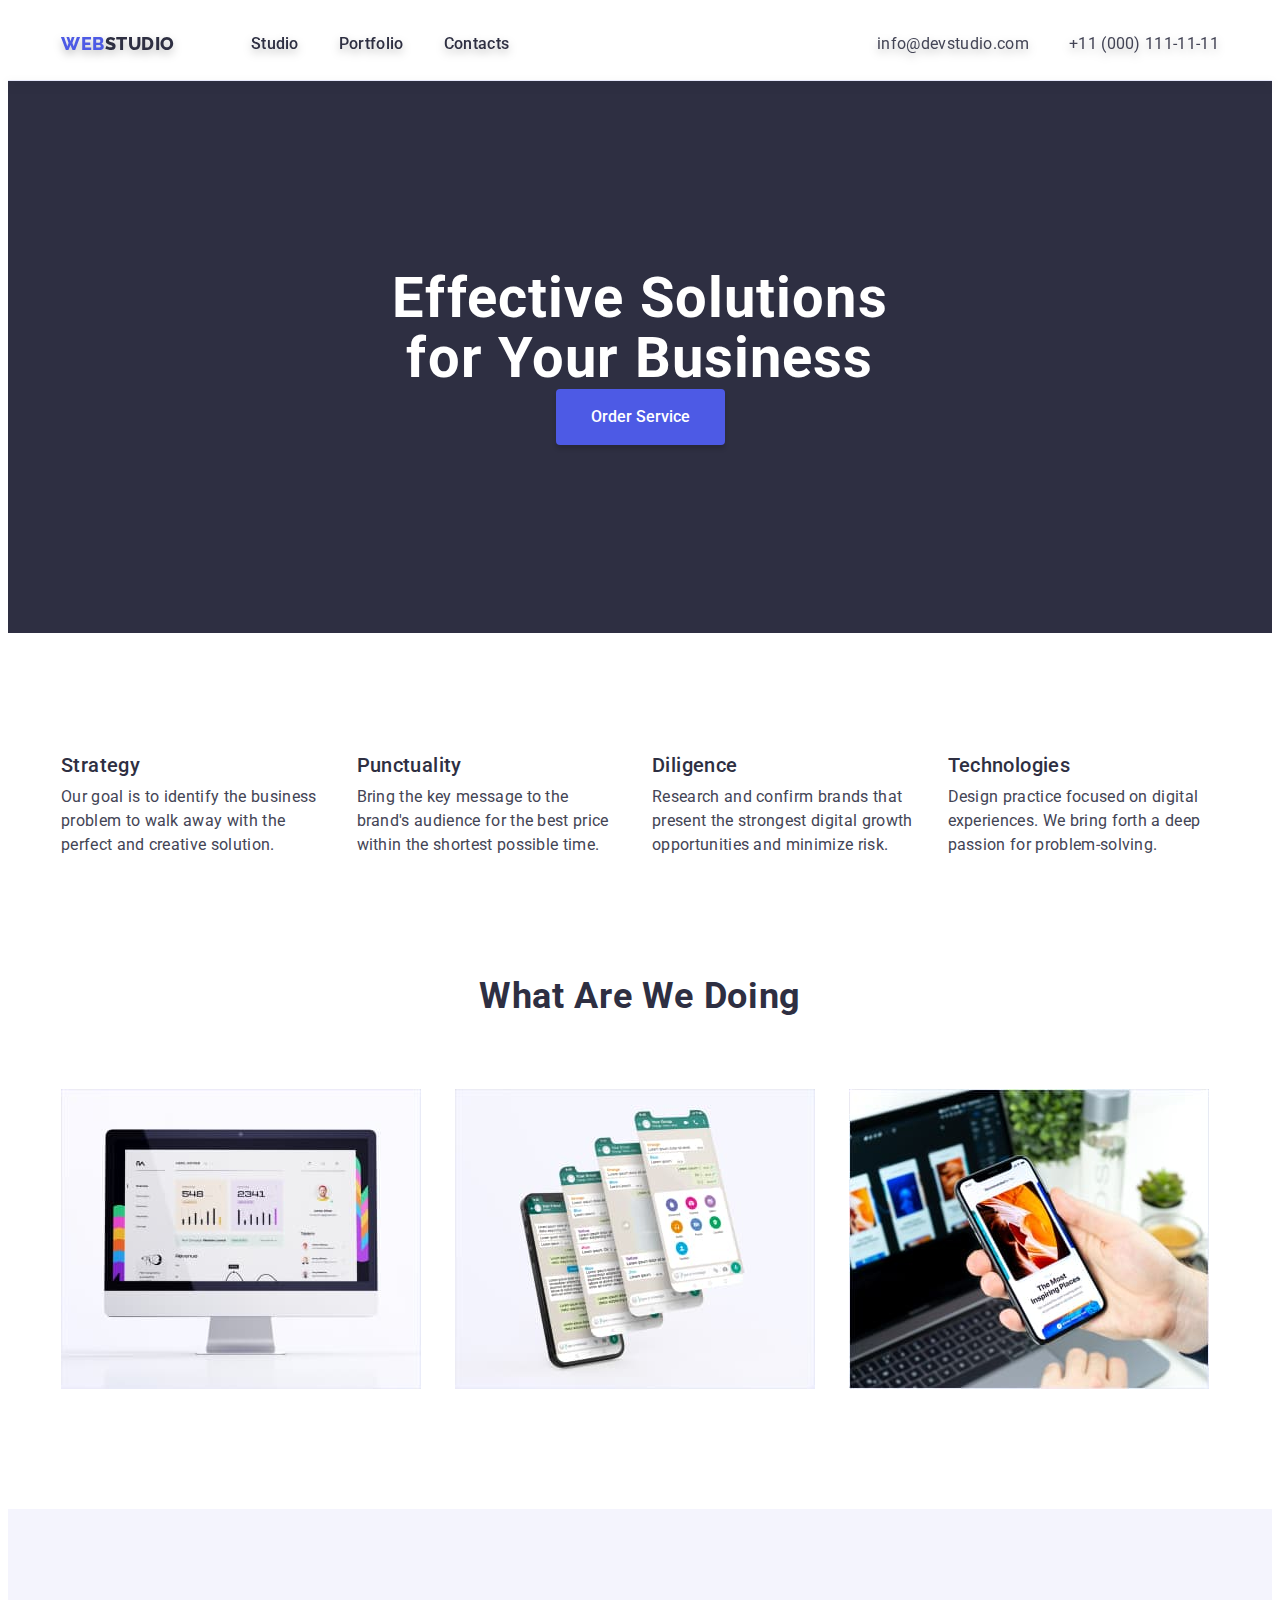
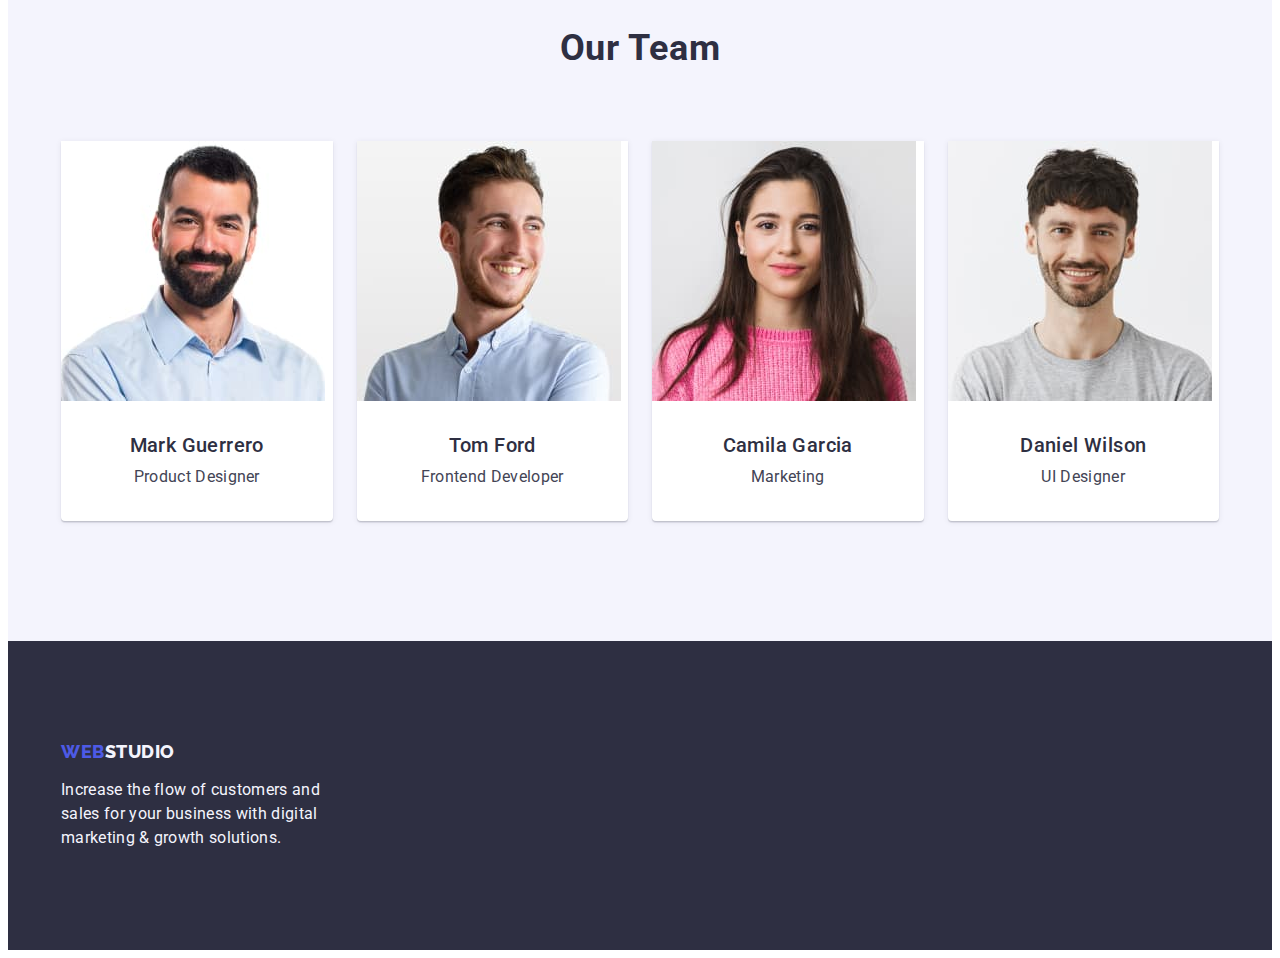
<file: index.html>
<!DOCTYPE html>
<html lang="en">
  <head>
    <meta charset="UTF-8" />
    <meta http-equiv="X-UA-Compatible" content="IE=edge" />
    <meta name="viewport" content="width=device-width, initial-scale=1.0" />
    <title>Document</title>
    <link rel="preconnect" href="https://fonts.googleapis.com" />
    <link rel="preconnect" href="https://fonts.gstatic.com" crossorigin />
    <link
      href="https://fonts.googleapis.com/css2?family=Raleway:wght@800&family=Roboto:wght@400;500;700&display=swap"
      rel="stylesheet"
    />
    <link
      rel="stylesheet"
      href="https://cdnjs.cloudflare.com/ajax/libs/modern-normalize/2.0.0/modern-normalize.min.css"
      integrity="sha512-4xo8blKMVCiXpTaLzQSLSw3KFOVPWhm/TRtuPVc4WG6kUgjH6J03IBuG7JZPkcWMxJ5huwaBpOpnwYElP/m6wg=="
      crossorigin="anonymous"
      referrerpolicy="no-referrer"
    />
    <link rel="stylesheet" href="./css/styles.css" />
  </head>
  <body>
    <header class="header">
      <div class="container header-container">
        <nav class="header-navigation">
          <a class="header-title link" href="./index.html"
            >Web<span class="header-title-half">Studio</span></a
          >
          <ul class="header-list list">
            <li class="header-item">
              <a class="header-link link" href="./index.html">Studio</a>
            </li>
            <li class="header-item">
              <a class="header-link link" href="./portfolio.html">Portfolio</a>
            </li>
            <li class="header-item">
              <a class="header-link link" href="">Contacts</a>
            </li>
          </ul>
        </nav>
        <address class="header-address">
          <ul class="header-address-list list">
            <li class="header-address-item">
              <a
                class="header-address-link link"
                href="mailto:info@devstudio.com"
                >info@devstudio.com</a
              >
            </li>
            <li class="header-address-item">
              <a class="header-address-link link" href="tel:+110001111111"
                >+11 (000) 111-11-11</a
              >
            </li>
          </ul>
        </address>
      </div>
    </header>

    <main>
      <section class="hero">
        <div class="container">
          <h1 class="hero-title">Effective Solutions for Your Business</h1>
          <button type="button" class="hero-btn">Order Service</button>
        </div>
      </section>

      <section class="goal">
        <div class="container">
          <h2 class="visually-hidden goal-title-one">Our goal</h2>
          <ul class="goal-list list">
            <li class="goal-item">
              <h3 class="secondary-title">Strategy</h3>
              <p class="goal-text">
                Our goal is to identify the business problem to walk away with
                the perfect and creative solution.
              </p>
            </li>
            <li class="goal-item">
              <h3 class="secondary-title">Punctuality</h3>
              <p class="goal-text">
                Bring the key message to the brand's audience for the best price
                within the shortest possible time.
              </p>
            </li>
            <li class="goal-item">
              <h3 class="secondary-title">Diligence</h3>
              <p class="goal-text">
                Research and confirm brands that present the strongest digital
                growth opportunities and minimize risk.
              </p>
            </li>
            <li class="goal-item">
              <h3 class="secondary-title">Technologies</h3>
              <p class="goal-text">
                Design practice focused on digital experiences. We bring forth a
                deep passion for problem-solving.
              </p>
            </li>
          </ul>
        </div>
      </section>

      <section class="about">
        <div class="container">
          <h2 class="about-title top-title">What are we doing</h2>
          <ul class="about-list list">
            <li class="about-item">
              <img
                class="about-pic"
                src="./images/img1.jpg"
                alt="Technologies"
                width="360"
                height="300"
              />
            </li>
            <li class="about-item">
              <img
                class="about-pic"
                src="./images/img2.jpg"
                alt="Technologies"
                width="360"
                height="300"
              />
            </li>
            <li class="about-item">
              <img
                class="about-pic"
                src="./images/img3.jpg"
                alt="Technologies"
                width="360"
                height="300"
              />
            </li>
          </ul>
        </div>
      </section>

      <section class="team">
        <div class="container">
          <h2 class="team-title top-title">Our Team</h2>
          <ul class="team-list list">
            <li class="team-item">
              <img
                src="./images/img(1).jpg"
                alt="our team"
                width="264"
                height="260"
              />
              <div class="team-wrap">
              <h3 class="secondary-title">Mark Guerrero</h3>
              <p class="team-text top-text">Product Designer</p>
            </div>
            </li>
            <li class="team-item">
              <img
                src="./images/img(2).jpg"
                alt="our team"
                width="264"
                height="260"
              />
              <div class="team-wrap">
              <h3 class="secondary-title">Tom Ford</h3>
              <p class="team-text top-text">Frontend Developer</p>
            </div>
            </li>
            <li class="team-item">
              <img
                src="./images/img(3).jpg"
                alt="our team"
                width="264"
                height="260"
              />
              <div class="team-wrap">
              <h3 class="secondary-title">Camila Garcia</h3>
              <p class="team-text top-text">Marketing</p>
            </div>
            </li>
            <li class="team-item">
              <img
                src="./images/img(4).jpg"
                alt="our team"
                width="264"
                height="260"
              />
              <div class="team-wrap">
              <h3 class="secondary-title">Daniel Wilson</h3>
              <p class="team-text top-text">UI Designer</p>
            </div>
            </li>
          </ul>
        </div>
      </section>
    </main>
    <footer class="footer">
      <div class="container">
        <a class="footer-title link" href="./index.html"
          >Web<span class="footer-title-half">Studio</span></a>
        <p class="footer-text">
          Increase the flow of customers and sales for your business with
          digital marketing & growth solutions.
        </p>
      </div>
    </footer>
  </body>
</html>
</file>
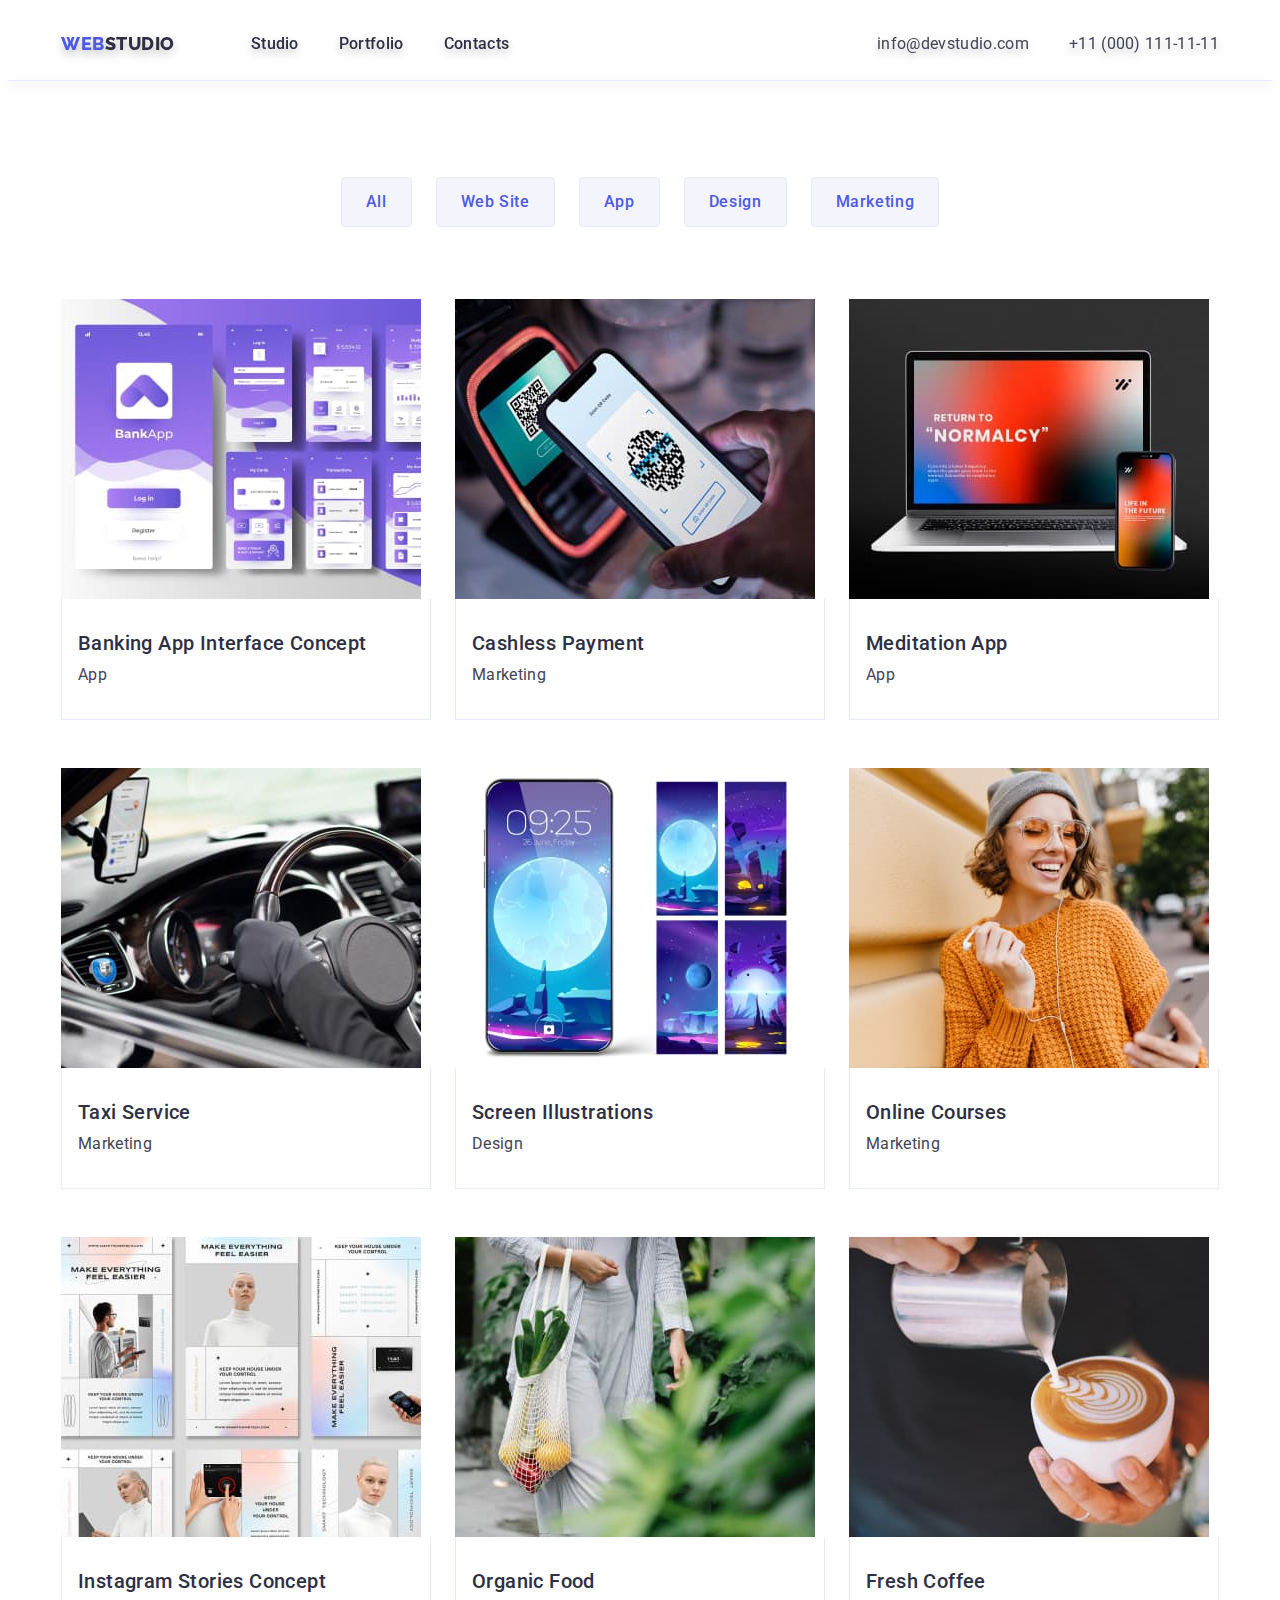
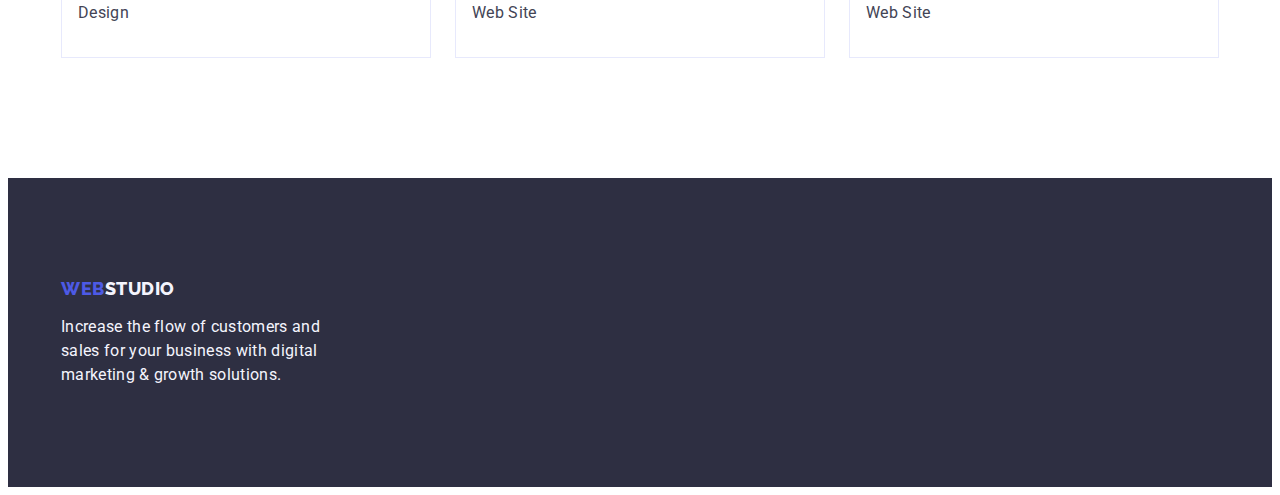
<file: portfolio.html>
<!DOCTYPE html>
<html lang="en">
  <head>
    <meta charset="UTF-8" />
    <meta http-equiv="X-UA-Compatible" content="IE=edge" />
    <meta name="viewport" content="width=device-width, initial-scale=1.0" />
    <title>Document</title>
    <link rel="preconnect" href="https://fonts.googleapis.com" />
    <link rel="preconnect" href="https://fonts.gstatic.com" crossorigin />
    <link
      href="https://fonts.googleapis.com/css2?family=Raleway:wght@800&family=Roboto:wght@400;500;700&display=swap"
      rel="stylesheet"
    />
    <link
      rel="stylesheet"
      href="https://cdnjs.cloudflare.com/ajax/libs/modern-normalize/2.0.0/modern-normalize.min.css"
      integrity="sha512-4xo8blKMVCiXpTaLzQSLSw3KFOVPWhm/TRtuPVc4WG6kUgjH6J03IBuG7JZPkcWMxJ5huwaBpOpnwYElP/m6wg=="
      crossorigin="anonymous"
      referrerpolicy="no-referrer"
    />
    <link rel="stylesheet" href="./css/styles.css" />
  </head>
  <body>
    <header class="header">
      <div class="container header-container">
        <nav class="header-navigation">
          <a class="header-title link" href="./index.html"
            >Web<span class="header-title-half">Studio</span></a
          >
          <ul class="header-list list">
            <li class="header-item">
              <a class="header-link link" href="./index.html">Studio</a>
            </li>
            <li class="header-item">
              <a class="header-link link" href="./portfolio.html">Portfolio</a>
            </li>
            <li class="header-item">
              <a class="header-link link" href="">Contacts</a>
            </li>
          </ul>
        </nav>
        <address class="header-address">
          <ul class="header-address-list list">
            <li class="header-address-item">
              <a
                class="header-address-link link"
                href="mailto:info@devstudio.com"
                >info@devstudio.com</a
              >
            </li>
            <li class="header-address-item">
              <a class="header-address-link link" href="tel:+110001111111"
                >+11 (000) 111-11-11</a
              >
            </li>
          </ul>
        </address>
      </div>
    </header>

    <main>
      <section class="navigation-btn-section">
        <div class="container">
          <h1 hidden>Navigation</h1>
          <ul class="navigation-btn-list list">
         <li><button type="button" class="navigation-btn">All</button></li>
         <li><button type="button" class="navigation-btn">Web Site</button></li>
         <li><button type="button" class="navigation-btn">App</button></li>
         <li><button type="button" class="navigation-btn">Design</button></li>
         <li><button type="button" class="navigation-btn">Marketing</button></li>
          </ul>
          <ul class="images-list list">
            <li class="images-item">
              <a href="" class="link"
                ><img
                  src="./images/portfolio/first_row_1.jpg"
                  alt="Banking App Interface Concept"
                />
                <div class="navigation-wrap">
                  <h2 class="secondary-title">Banking App Interface Concept</h2>
                  <p class="top-text">App</p>
                </div></a
              >
            </li>
            <li class="images-item">
              <a href="" class="link"
                ><img
                  src="./images/portfolio/first_row_2.jpg"
                  alt="Cashless Payment"
                />
                <div class="navigation-wrap">
                  <h2 class="secondary-title">Cashless Payment</h2>
                  <p class="top-text">Marketing</p>
                </div></a
              >
            </li>
            <li class="images-item">
              <a href="" class="link"
                ><img
                  src="./images/portfolio/first_row_3.jpg"
                  alt="Meditation App"
                />
                <div class="navigation-wrap">
                  <h2 class="secondary-title">Meditation App</h2>
                  <p class="top-text">App</p>
                </div></a
              >
            </li>
            <li class="images-item">
              <a href="" class="link"
                ><img
                  src="./images/portfolio/second_row_1.jpg"
                  alt="Taxi Service"
                />
                <div class="navigation-wrap">
                  <h2 class="secondary-title">Taxi Service</h2>
                  <p class="top-text">Marketing</p>
                </div></a
              >
            </li>
            <li class="images-item">
              <a href="" class="link"
                ><img
                  src="./images/portfolio/second_row_2.jpg"
                  alt="Screen Illustrations"
                />
                <div class="navigation-wrap">
                  <h2 class="secondary-title">Screen Illustrations</h2>
                  <p class="top-text">Design</p>
                </div></a
              >
            </li>
            <li class="images-item">
              <a href="" class="link"
                ><img
                  src="./images/portfolio/second_row_3.jpg"
                  alt="Online Courses"
                />
                <div class="navigation-wrap">
                  <h2 class="secondary-title">Online Courses</h2>
                  <p class="top-text">Marketing</p>
                </div></a
              >
            </li>
            <li class="images-item">
              <a href="" class="link"
                ><img
                  src="./images/portfolio/third_row_1.jpg"
                  alt="Instagram Stories Concept"
                />
                <div class="navigation-wrap">
                  <h2 class="secondary-title">Instagram Stories Concept</h2>
                  <p class="top-text">Design</p>
                </div></a
              >
            </li>
            <li class="images-item">
              <a href="" class="link"
                ><img
                  src="./images/portfolio/third_row_2.jpg"
                  alt="Organic Food"
                />
                <div class="navigation-wrap">
                  <h2 class="secondary-title">Organic Food</h2>
                  <p class="top-text">Web Site</p>
                </div></a
              >
            </li>
            <li class="images-item">
              <a href="" class="link"
                ><img
                  src="./images/portfolio/third_row_3.jpg"
                  alt="Fresh Coffee"
                />
                <div class="navigation-wrap">
                  <h2 class="secondary-title">Fresh Coffee</h2>
                  <p class="top-text">Web Site</p>
                </div></a
              >
            </li>
          </ul>
        </div>
      </section>
    </main>

    <footer class="footer">
      <div class="container">
        <a class="footer-title link" href="./index.html"
          >Web<span class="footer-title-half">Studio</span></a
        >
        <p class="footer-text">
          Increase the flow of customers and sales for your business with
          digital marketing & growth solutions.
        </p>
      </div>
    </footer>
  </body>
</html>
</file>
<file: css/styles.css>
:root {
  --title-color: #2e2f42;
  --text-colour: #f4f4fd;
  --second-text-color: #434455;
  --first-background-color: #2e2f42;
  --second-background-color: #f4f4fd;
  --header-title-color: #4d5ae5;
  --hightlight-color: #404bbf;
  --background-color: #ffffff;
}

* {
  list-style: none;
}

body {
  color: #434455;
  background-color: var(--background-color);
  font-family: "Roboto", sans-serif;
}

p,
h1,
h2,
h3,
h4,
h5,
h6 {
  margin: 0;
}

ol,
ul {
  margin: 0;
  padding: 0;
}

img {
  display: block;
}

.container {
  width: 1158px;
  margin: 0 auto;
  padding-left: 15px;
  padding-right: 15px;
}

.list {
  list-style: none;
}
.link {
  text-decoration: none;
}
.top-text {
  font-size: 16px;
  line-height: 1.5;
  letter-spacing: 0.02em;
  color: var(--second-text-color);
}

.top-title {
  font-size: 36px;
  line-height: 1.11;
  text-align: center;
  letter-spacing: 0.02em;
  text-transform: capitalize;
  color: var(--title-color);
}

.secondary-title {
  font-weight: 500;
  font-size: 20px;
  line-height: 1.2;
  letter-spacing: 0.02em;
  color: var(--title-color);
  margin-bottom: 8px;
}

/* HEADER */

.header {
  color: #e7e9fc;
  filter: drop-shadow(0px 4px 4px rgba(0, 0, 0, 0.25));
  border-bottom: 1px solid #e7e9fc;
}

.header-navigation {
  display: flex;
}

.header-list {
  display: flex;
  gap: 40px;
}

.header-link {
  padding: 24px 0 24px;
}

.header-address {
  margin-left: auto;
}

.header-address-list {
  display: flex;
  gap: 40px;
  padding: 24px 0 24px;
}

.header-navigation {
  display: flex;
  align-items: center;
}

.header-container {
  display: flex;
  padding: 0 15px 0 15px;
}

.header-title {
  margin-right: 76px;
}

.header-title {
  font-family: "Raleway", sans-serif;
  font-weight: 800;
  font-size: 18px;
  line-height: 1.17;
  display: flex;
  align-items: center;
  letter-spacing: 0.03em;
  text-transform: uppercase;
  color: var(--header-title-color);
}

.header-title-half {
  color: var(--title-color);
  line-height: 1.17;
}

.header-link {
  font-weight: 500;
  font-size: 16px;
  line-height: 1.5;
  letter-spacing: 0.02em;
  color: var(--title-color);
}

.header-link:hover {
  color: var(--hightlight-color);
}

.header-link:focus {
  color: var(--hightlight-color);
}

.header-address-link {
  font-size: 16px;
  line-height: 1.5;
  letter-spacing: 0.02em;
  color: var(--second-text-color);
}

.header-address {
  font-style: normal;
}

.header-address-link:hover {
  color: var(--hightlight-color);
}

.header-address-link:focus {
  color: var(--hightlight-color);
}

/* HERO */

.hero {
  background-color: var(--first-background-color);
  padding-top: 188px;
  padding-bottom: 188px;
}

.hero-title {
  font-size: 56px;
  line-height: 1.07;
  text-align: center;
  letter-spacing: 0.02em;
  color: #ffffff;
  margin-bottom: 48px;
  max-width: 496px;
  margin: 0 auto;
}

.hero-btn {
  font-family: inherit;
  font-weight: 500;
  font-size: 16px;
  line-height: 1.5;
  min-width: 169px;
  height: 56px;
  color: #ffffff;
  background: var(--header-title-color);
  cursor: pointer;
  border: none;
  box-shadow: 0px 4px 4px rgba(0, 0, 0, 0.15);
  border-radius: 4px;
  display: block;
  margin-top: 48px;
  margin: 0 auto;
}

.hero-btn:hover {
  background-color: var(--hightlight-color);
}

.hero-btn:focus {
  background-color: var(--hightlight-color);
}

/* GOAL */

.goal {
  padding-top: 120px;
  padding-bottom: 120px;
}

.goal-list {
  display: flex;
  gap: 24px;
}

.goal-item {
  width: calc((100% - 72px) / 4);
}

.goal-text {
  font-size: 16px;
  line-height: 1.5;
  letter-spacing: 0.02em;
  color: #434455;
  width: 264px;
  height: 72px;
}

.visually-hidden {
  position: absolute;
  width: 1px;
  height: 1px;
  margin: -1px;
  border: 0;
  padding: 0;
  white-space: nowrap;
  clip-path: inset(100%);
  clip: rect(0 0 0 0);
  overflow: hidden;
}

/* ABOUT */

.about {
  padding-bottom: 120px;
}

.about-title {
  margin-bottom: 72px;
}

.about-list {
  display: flex;
  gap: 24px;
}

.about-item {
  width: calc((100% - 48px) / 3);
}

/* TEAM */

.team {
  background-color: var(--second-background-color);
  padding-top: 120px;
  padding-bottom: 120px;
}

.team-title {
  margin-bottom: 72px;
}

.team-list {
  display: flex;
  gap: 24px;
}

.team-item {
  background-color: #ffffff;
  box-shadow: 0px 1px 6px rgba(46, 47, 66, 0.08),
    0px 1px 1px rgba(46, 47, 66, 0.16), 0px 2px 1px rgba(46, 47, 66, 0.08);
  border-radius: 0px 0px 4px 4px;
  width: calc((100% - 72px) / 4);
}

.team-wrap {
  padding: 32px 16px 32px;
  text-align: center;
}

.team-text {
  text-align: center;
}

/* FOOTER */

.footer {
  background-color: var(--first-background-color);
  padding: 100px 0 100px;
}

.footer-title {
  font-family: "Raleway", sans-serif;
  font-weight: 800;
  font-size: 18px;
  line-height: 1.17;
  display: inline-block;
  align-items: center;
  letter-spacing: 0.03em;
  text-transform: uppercase;
  color: var(--header-title-color);
  margin-bottom: 16px;
}

.footer-title-half {
  color: var(--second-background-color);
  line-height: 1.17;
}

.footer-text {
  font-size: 16px;
  line-height: 1.5;
  letter-spacing: 0.02em;
  color: var(--second-background-color);
  max-width: 264px;
}

/* PORTFOLIO */

.navigation-btn {
  font-family: inherit;
  font-weight: 500;
  font-size: 16px;
  line-height: 1.5;
  display: flex;
  letter-spacing: 0.04em;
  color: var(--header-title-color);
  background-color: #e7e9fc;
  border-radius: 4px;
  cursor: pointer;
  padding: 12px 24px;
  background: var(--second-background-color);
  border: 1px solid #e7e9fc;
  border-radius: 4px;
}

.navigation-btn:hover {
  color: var(--background-color);
  background-color: var(--hightlight-color);
  border: 1px solid transparent;
}

.navigation-btn:focus {
  color: var(--background-color);
  background-color: var(--hightlight-color);
  border: 1px solid transparent;
}

.navigation-btn-list {
  display: flex;
  justify-content: center;
  gap: 24px;
  margin-bottom: 72px;
}

/* .navigation-btn-item {
  display: block;
  margin: 0 auto;
} */

.navigation-wrap {
  padding: 32px 16px;
  border: 1px solid #e7e9fc;
  border-top: none;
}

.navigation-btn-section {
  padding: 96px 0 120px 0;
}

/* IMAGES */

.images-list {
  display: flex;
  gap: 48px 24px;
  flex-wrap: wrap;
}

.images-item {
  width: calc((100% - 48px) / 3);
}
</file>
